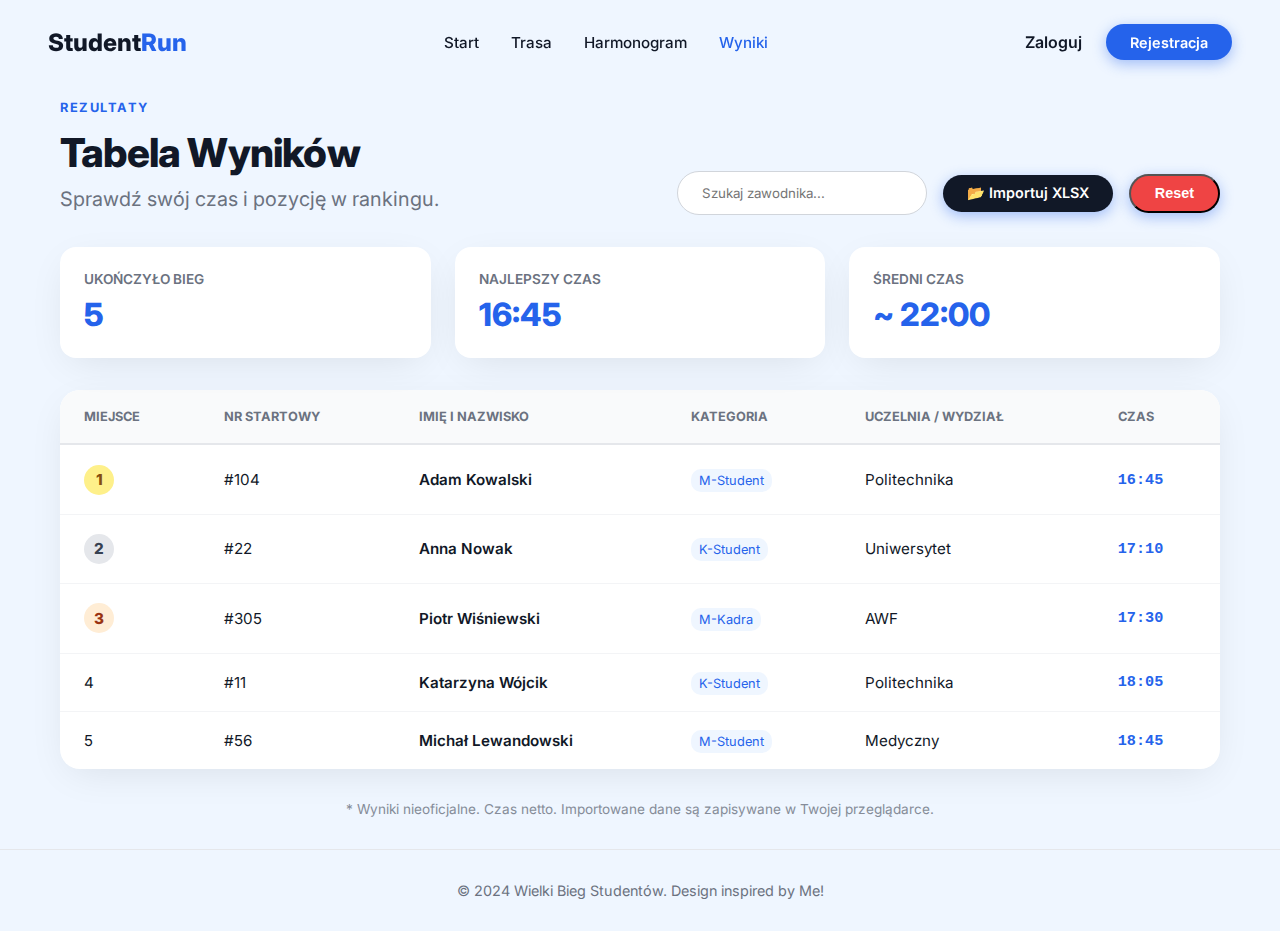
<file: wyniki.html>
<!DOCTYPE html>
<html lang="pl">
<head>
    <meta charset="UTF-8">
    <meta name="viewport" content="width=device-width, initial-scale=1.0">
    <title>Wyniki - Wielki Bieg Studentów 2024</title>
    <link href="https://fonts.googleapis.com/css2?family=Inter:wght@400;600;800&display=swap" rel="stylesheet">
    <link rel="stylesheet" href="style.css">
    <script src="https://cdn.sheetjs.com/xlsx-latest/package/dist/xlsx.full.min.js"></script>
</head>
<body>

    <nav class="navbar">
        <div class="logo">Student<span class="highlight">Run</span></div>
        <ul class="nav-links">
            <li><a href="index.html">Start</a></li>
            <li><a href="trasa.html">Trasa</a></li>
            <li><a href="harmonogram.html">Harmonogram</a></li>
            <li><a href="wyniki.html" class="active">Wyniki</a></li>
        </ul>
        <div class="nav-actions">
            <a href="#" class="login-link">Zaloguj</a>
            <a href="#" class="btn btn-primary btn-sm">Rejestracja</a>
        </div>
    </nav>

    <div class="container">
        
        <header class="dashboard-header">
            <div class="dashboard-title">
                <span class="section-tag">Rezultaty</span>
                <h1>Tabela Wyników</h1>
                <p class="subtitle" style="margin-bottom: 0;">Sprawdź swój czas i pozycję w rankingu.</p>
            </div>
            
            <div class="dashboard-actions">
                <div class="search-box">
                    <input type="text" id="searchInput" class="search-input" placeholder="Szukaj zawodnika...">
                </div>
                
                <label for="fileInput" class="btn btn-sm btn-upload">
                    📂 Importuj XLSX
                </label>
                <input type="file" id="fileInput" accept=".xlsx, .xls">
                
                <button onclick="resetData()" class="btn btn-sm" style="background: #ef4444; color: white;">Reset</button>
            </div>
        </header>

        <div class="dashboard-stats">
            <div class="stat-box">
                <span>Ukończyło bieg</span>
                <strong id="totalRunners">0</strong>
            </div>
            <div class="stat-box">
                <span>Najlepszy Czas</span>
                <strong id="bestTime">--:--</strong>
            </div>
            <div class="stat-box">
                <span>Średni Czas</span>
                <strong id="avgTime">--:--</strong>
            </div>
        </div>

        <div class="table-container">
            <table id="resultsTable">
                <thead>
                    <tr>
                        <th>Miejsce</th>
                        <th>Nr Startowy</th>
                        <th>Imię i Nazwisko</th>
                        <th>Kategoria</th>
                        <th>Uczelnia / Wydział</th>
                        <th>Czas</th>
                    </tr>
                </thead>
                <tbody id="tableBody">
                    </tbody>
            </table>
        </div>
        
        <p class="fine-print text-center" style="margin-top: 2rem;">
            * Wyniki nieoficjalne. Czas netto. Importowane dane są zapisywane w Twojej przeglądarce.
        </p>

    </div>

    <footer class="main-footer">
        <div class="container">
            <p>&copy; 2024 Wielki Bieg Studentów. Design inspired by Me!</p>
        </div>
    </footer>

    <script src="wyniki.js"></script>
</body>
</html>
</file>
<file: style.css>
:root {
    --primary-color: #2563eb; /* Niebieski podobny do przycisku z inspiracji */
    --primary-hover: #1d4ed8;
    --text-dark: #111827;
    --text-light: #6b7280;
    --bg-color: #eff6ff; /* Bardzo jasny błękit/szary */
    --white: #ffffff;
    --shadow: 0 10px 40px -10px rgba(0,0,0,0.1);
}

* {
    margin: 0;
    padding: 0;
    box-sizing: border-box;
}

body {
    font-family: 'Inter', sans-serif;
    background-color: var(--bg-color);
    color: var(--text-dark);
    overflow-x: hidden;
}

/* --- Nawigacja --- */
.navbar {
    display: flex;
    justify-content: space-between;
    align-items: center;
    padding: 1.5rem 3rem;
    background: transparent;
    position: fixed;
    width: 100%;
    top: 0;
    z-index: 1000;
    backdrop-filter: blur(5px);
}

.logo {
    font-weight: 800;
    font-size: 1.5rem;
    color: var(--text-dark);
}

.highlight {
    color: var(--primary-color);
}

.nav-links {
    list-style: none;
    display: flex;
    gap: 2rem;
}

.nav-links a {
    text-decoration: none;
    color: var(--text-dark);
    font-weight: 500;
    font-size: 0.95rem;
    transition: color 0.3s;
}

.nav-links a:hover, .nav-links a.active {
    color: var(--primary-color);
}

.nav-actions {
    display: flex;
    align-items: center;
    gap: 1.5rem;
}

.login-link {
    text-decoration: none;
    color: var(--text-dark);
    font-weight: 600;
}

/* --- Przyciski --- */
.btn {
    display: inline-block;
    background-color: var(--primary-color);
    color: var(--white);
    padding: 0.8rem 2rem;
    border-radius: 50px;
    text-decoration: none;
    font-weight: 600;
    transition: transform 0.2s, background-color 0.2s;
    box-shadow: 0 4px 14px 0 rgba(37, 99, 235, 0.39);
}

.btn:hover {
    background-color: var(--primary-hover);
    transform: translateY(-2px);
}

.btn-sm {
    padding: 0.6rem 1.5rem;
    font-size: 0.9rem;
}

.btn-lg {
    padding: 1rem 3rem;
    font-size: 1.1rem;
    margin-top: 2rem;
}

/* --- Hero Section --- */
.hero-section {
    height: 100vh;
    display: flex;
    flex-direction: column;
    justify-content: center;
    align-items: center;
    text-align: center;
    position: relative;
    padding-top: 60px; /* offset na navbar */
}

.hero-content {
    z-index: 10;
    max-width: 800px;
}

h1 {
    font-size: 5.5rem; /* Bardzo duży nagłówek jak na Wix */
    line-height: 1.1;
    font-weight: 800;
    letter-spacing: -0.02em;
    margin-bottom: 1.5rem;
    color: var(--text-dark);
}

.subtitle {
    font-size: 1.25rem;
    color: var(--text-light);
    line-height: 1.6;
    margin-bottom: 1rem;
}

.fine-print {
    margin-top: 1.5rem;
    font-size: 0.85rem;
    color: var(--text-light);
    opacity: 0.8;
}

/* --- Pływające Elementy (Karty) --- */
.floating-element {
    position: absolute;
    background: var(--white);
    border-radius: 20px;
    box-shadow: var(--shadow);
    z-index: 1;
    padding: 10px;
    transition: transform 0.1s ease-out; /* Płynność dla JS */
}

/* Karta lewa (But) */
.card-left {
    top: 25%;
    left: 10%;
    transform: rotate(-5deg);
}

.card-left img {
    width: 220px;
    border-radius: 12px;
    display: block;
}

.tag-price {
    background: rgba(0,0,0,0.8);
    color: white;
    padding: 5px 10px;
    border-radius: 20px;
    font-size: 0.8rem;
    position: absolute;
    bottom: 20px;
    left: 20px;
}

/* Karta prawa (Biegaczka) */
.card-right {
    top: 30%;
    right: 8%;
    padding: 15px;
}

.card-right img {
    width: 280px;
    height: 320px;
    object-fit: cover;
    border-radius: 12px; /* Zaokrąglone rogi jak w oknie edytora */
}

.editor-badge {
    position: absolute;
    top: -15px;
    right: -10px;
    background: var(--white);
    padding: 8px 16px;
    border-radius: 20px;
    font-size: 0.8rem;
    font-weight: 600;
    box-shadow: var(--shadow);
    color: var(--primary-color);
}

/* Karta dolna lewa (UI Box) */
.card-bottom-left {
    bottom: 15%;
    left: 18%;
    padding: 20px;
    border: 1px solid #d1d5db; /* "Techniczny" wygląd */
}

.ui-box {
    text-align: left;
    width: 180px;
}

.ui-label {
    font-size: 0.7rem;
    color: var(--text-light);
    text-transform: uppercase;
    letter-spacing: 1px;
}

.ui-value {
    font-family: 'Courier New', monospace; /* Czcionka techniczna */
    font-size: 2.5rem;
    font-weight: 800;
    color: var(--primary-color);
}

.ui-dots {
    width: 100%;
    height: 10px;
    border: 2px solid #e5e7eb;
    margin-top: 10px;
    position: relative;
}

.ui-dots::after {
    content: '';
    position: absolute;
    left: 0;
    top: -2px;
    height: 10px;
    width: 10px;
    background: var(--primary-color);
    border: 2px solid white;
}

/* Responsywność */
@media (max-width: 1024px) {
    h1 { font-size: 3.5rem; }
    .card-right { display: none; } /* Ukrywamy duże elementy na tabletach */
}

@media (max-width: 768px) {
    h1 { font-size: 2.5rem; }
    .card-left, .card-bottom-left { display: none; }
    .hero-content { padding: 0 20px; }
    .navbar { padding: 1rem; }
    .nav-links { display: none; } /* Uproszczone menu mobilne */
}

/* --- NOWE SEKCJE I STYLE --- */

/* Ogólne kontenery */
.container {
    max-width: 1200px;
    margin: 0 auto;
    padding: 0 20px;
}

.section-padding {
    padding: 100px 0;
}

.mx-auto { margin-left: auto; margin-right: auto; }
.mb-5 { margin-bottom: 3rem; }
.text-center { text-align: center; }

/* Tagi nad nagłówkami */
.section-tag {
    text-transform: uppercase;
    color: var(--primary-color);
    font-size: 0.8rem;
    font-weight: 700;
    letter-spacing: 1.5px;
    display: block;
    margin-bottom: 1rem;
}

.section-desc {
    color: var(--text-light);
    line-height: 1.6;
    margin: 1.5rem 0 2rem 0;
    max-width: 600px;
}

h2 {
    font-size: 3rem;
    font-weight: 800;
    line-height: 1.1;
    color: var(--text-dark);
}

/* Układ dwukolumnowy (Split Layout) */
.split-layout {
    display: grid;
    grid-template-columns: 1fr 1fr;
    gap: 4rem;
    align-items: center;
}

/* Lista cech (Requirements) */
.features-grid {
    display: flex;
    gap: 2rem;
    margin-bottom: 2rem;
}

.feature-item {
    display: flex;
    flex-direction: column;
    align-items: center;
    gap: 0.5rem;
    font-size: 0.9rem;
}

.feature-item .icon {
    font-size: 1.5rem;
    background: white;
    width: 50px;
    height: 50px;
    display: flex;
    align-items: center;
    justify-content: center;
    border-radius: 50%;
    box-shadow: 0 4px 10px rgba(0,0,0,0.05);
}

/* Grupa przycisków */
.btn-group {
    display: flex;
    align-items: center;
    gap: 2rem;
}

.link-arrow {
    color: var(--text-dark);
    text-decoration: none;
    font-weight: 600;
    transition: color 0.2s;
}

.link-arrow:hover {
    color: var(--primary-color);
}

/* Blok ze zdjęciem (Image Block) */
.image-block {
    position: relative;
}

.image-block img {
    width: 100%;
    border-radius: 24px;
    box-shadow: var(--shadow);
}

.floating-badge {
    position: absolute;
    bottom: 30px;
    left: -20px;
    background: white;
    padding: 15px 25px;
    border-radius: 16px;
    box-shadow: var(--shadow);
    display: flex;
    flex-direction: column;
}

.floating-badge span { font-size: 0.7rem; text-transform: uppercase; color: #888; }
.floating-badge strong { font-size: 1.5rem; color: var(--primary-color); }

/* Sekcja Ciemna (Poprzednia edycja) */
.section-dark {
    background-color: #111827; /* Ciemny granat/czarny */
    padding: 100px 0;
    color: white;
    position: relative;
    overflow: hidden;
}

.text-white { color: white; }
.text-light-gray { color: #9ca3af; margin-left: auto; margin-right: auto; }
.tag-light { color: #60a5fa; } /* Jaśniejszy niebieski */

.btn-white {
    background: white;
    color: var(--text-dark);
    padding: 1rem 2.5rem;
    border-radius: 50px;
    text-decoration: none;
    font-weight: 700;
    display: inline-block;
    margin-top: 2rem;
    transition: transform 0.2s;
}

.btn-white:hover { transform: scale(1.05); }

/* Statystyki */
.stats-row {
    display: flex;
    justify-content: center;
    gap: 4rem;
    margin: 3rem 0;
}

.stat-card {
    text-align: center;
}

.stat-number {
    font-size: 3.5rem;
    font-weight: 800;
    color: white;
    /* Efekt gradientu na tekście */
    background: linear-gradient(to right, #ffffff, #93c5fd);
    -webkit-background-clip: text;
    -webkit-text-fill-color: transparent;
}

.stat-label {
    color: #9ca3af;
    font-size: 1rem;
    margin-top: 0.5rem;
}

/* Sponsorzy Grid */
.sponsors-grid {
    display: grid;
    grid-template-columns: repeat(auto-fit, minmax(150px, 1fr));
    gap: 2rem;
    align-items: center;
    justify-items: center;
    opacity: 0.6;
}

.sponsor-logo {
    font-weight: 900;
    font-size: 1.5rem;
    color: #cbd5e1;
    cursor: pointer;
    transition: 0.3s;
}

.sponsor-logo:hover {
    color: var(--primary-color);
    transform: scale(1.1);
    opacity: 1;
}

/* Footer */
.main-footer {
    text-align: center;
    padding: 2rem;
    border-top: 1px solid #e5e7eb;
    margin-top: 2rem;
    font-size: 0.9rem;
    color: var(--text-light);
}

/* Responsywność dla nowych sekcji */
@media (max-width: 900px) {
    .split-layout {
        grid-template-columns: 1fr;
        text-align: center;
    }

    .features-grid {
        justify-content: center;
    }

    .btn-group {
        justify-content: center;
    }
    
    .floating-badge {
        left: 10px;
        bottom: 10px;
    }
    
    .stats-row {
        flex-direction: column;
        gap: 2rem;
    }
}

/* --- DASHBOARD WYNIKI (DODATEK) --- */

.dashboard-header {
    margin-top: 100px; /* Offset na navbar */
    margin-bottom: 2rem;
    display: flex;
    justify-content: space-between;
    align-items: end;
    flex-wrap: wrap;
    gap: 1.5rem;
}

.dashboard-title h1 {
    font-size: 2.5rem;
    margin-bottom: 0.5rem;
}

.dashboard-actions {
    display: flex;
    gap: 1rem;
    align-items: center;
}

/* Wyszukiwarka */
.search-box {
    position: relative;
}

.search-input {
    padding: 0.8rem 1.5rem;
    border-radius: 50px;
    border: 1px solid #d1d5db;
    width: 250px;
    font-family: 'Inter', sans-serif;
    outline: none;
    transition: 0.3s;
    background: white;
}

.search-input:focus {
    border-color: var(--primary-color);
    box-shadow: 0 0 0 3px rgba(37, 99, 235, 0.1);
}

/* Input pliku (ukryty standardowy, stylowany label) */
input[type="file"] {
    display: none;
}

.btn-upload {
    background-color: var(--text-dark); /* Ciemny przycisk dla kontrastu */
    color: white;
    cursor: pointer;
    display: flex;
    align-items: center;
    gap: 0.5rem;
}

.btn-upload:hover {
    background-color: black;
    transform: translateY(-2px);
}

/* Statystyki nad tabelą */
.dashboard-stats {
    display: grid;
    grid-template-columns: repeat(auto-fit, minmax(200px, 1fr));
    gap: 1.5rem;
    margin-bottom: 2rem;
}

.stat-box {
    background: white;
    padding: 1.5rem;
    border-radius: 16px;
    box-shadow: var(--shadow);
    display: flex;
    flex-direction: column;
}

.stat-box span {
    color: var(--text-light);
    font-size: 0.85rem;
    text-transform: uppercase;
    font-weight: 600;
}

.stat-box strong {
    font-size: 2rem;
    color: var(--primary-color);
    font-weight: 800;
    margin-top: 0.5rem;
}

/* Tabela */
.table-container {
    background: white;
    border-radius: 20px;
    box-shadow: var(--shadow);
    overflow: hidden; /* Zaokrąglenie rogów tabeli */
    overflow-x: auto; /* Scroll na mobile */
}

table {
    width: 100%;
    border-collapse: collapse;
    min-width: 600px;
}

thead {
    background-color: #f9fafb;
    border-bottom: 2px solid #e5e7eb;
}

th {
    text-align: left;
    padding: 1.2rem 1.5rem;
    font-size: 0.8rem;
    text-transform: uppercase;
    color: var(--text-light);
    font-weight: 700;
}

td {
    padding: 1.2rem 1.5rem;
    border-bottom: 1px solid #f3f4f6;
    color: var(--text-dark);
    font-size: 0.95rem;
}

tr:last-child td {
    border-bottom: none;
}

tr:hover td {
    background-color: #f9fafb;
}

/* Style dla miejsc na podium */
.rank-badge {
    font-weight: 800;
    width: 30px;
    height: 30px;
    display: inline-flex;
    align-items: center;
    justify-content: center;
    border-radius: 50%;
    color: var(--text-dark);
}

.rank-1 { background-color: #fef08a; color: #854d0e; } /* Złoto */
.rank-2 { background-color: #e5e7eb; color: #374151; } /* Srebro */
.rank-3 { background-color: #ffedd5; color: #9a3412; } /* Brąz */

.time-cell {
    font-family: 'Courier New', monospace;
    font-weight: 700;
    color: var(--primary-color);
}

/* Responsywność dashboardu */
@media (max-width: 768px) {
    .dashboard-header {
        flex-direction: column;
        align-items: flex-start;
    }
    .search-input { width: 100%; }
    .dashboard-actions { width: 100%; flex-direction: column; align-items: stretch; }
    .btn { text-align: center; }
}
</file>
